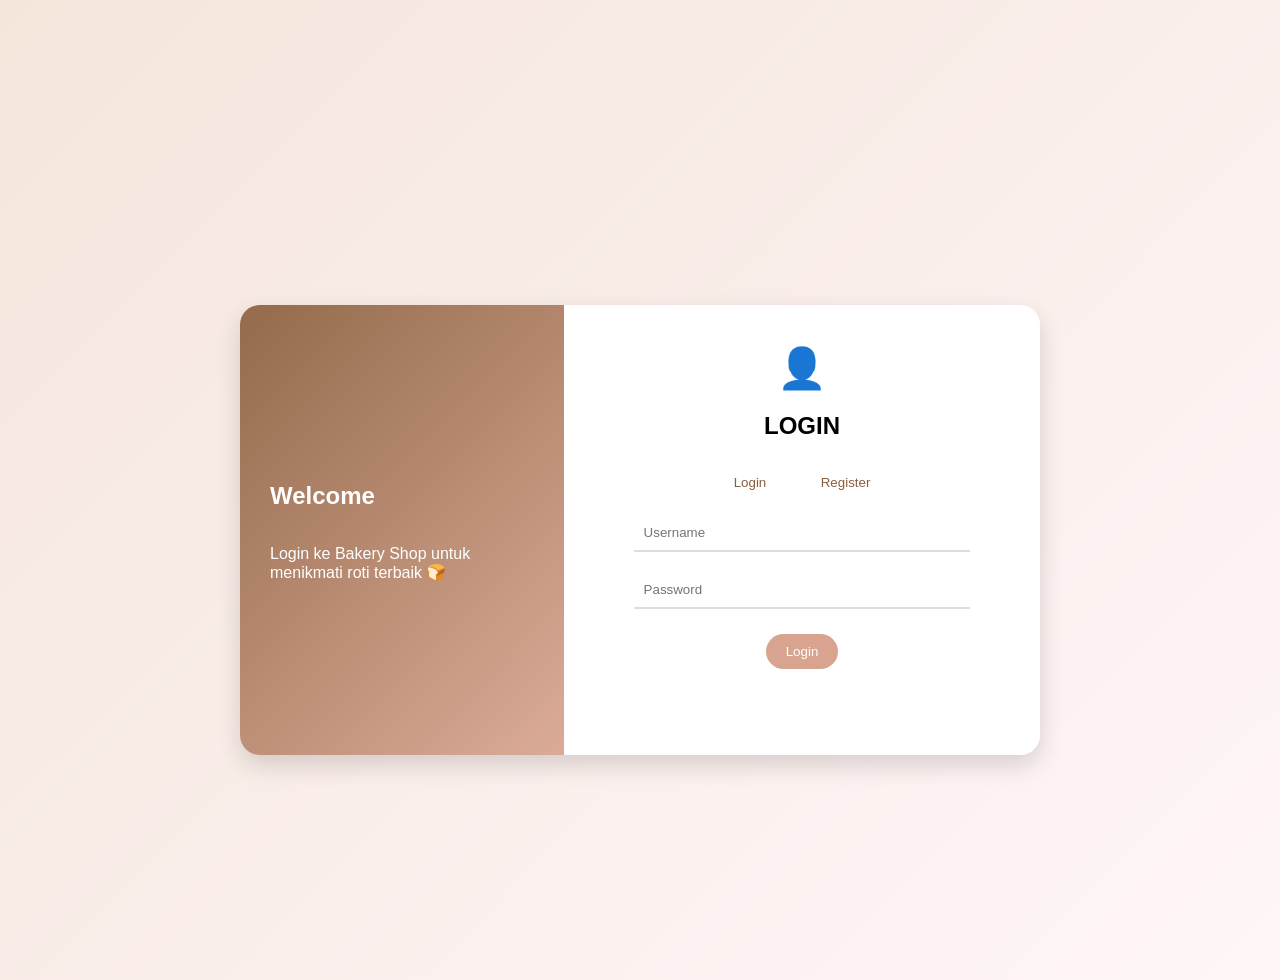
<file: index.html>
<!DOCTYPE html>
<html>
<head>
<title>Bakery Shop</title>
<link rel="stylesheet" href="style.css">
</head>
<body>

<script>
if (localStorage.getItem("login") !== "true") {
    window.location.href = "login.html";
}
</script>
    
<header class="header">
<h1>🍞 Bakery Shop</h1>
<nav>
<a href="index.html">Home</a>
<a href="product.html">Produk</a>
<a href="about.html">About Us</a>
</nav>
<button onclick="logout()" class="logout-btn">Logout</button>
</header>

<!-- HERO SECTION -->
<div class="hero">
    <div class="hero-content">
        <h2>Bakery Shop — Fresh & Handmade Everyday 🍞</h2>

        <p>
            Selamat datang di Bakery Shop, tempat di mana setiap roti dibuat dengan penuh cinta dan bahan berkualitas terbaik. 
            Kami menghadirkan berbagai pilihan roti kekinian dengan tekstur lembut, aroma harum, dan rasa yang memanjakan lidah. 
            Mulai dari roti manis, gurih, hingga varian premium dengan topping favorit seperti coklat lumer, keju, dan matcha. 
            Cocok untuk teman santai, hadiah spesial, atau sekadar menikmati momen manis dalam harimu.
        </p>

        <p>
            Nikmati sensasi roti fresh yang baru dipanggang setiap hari, dengan tampilan yang estetik dan rasa yang bikin ketagihan. 
            Yuk, temukan favoritmu sekarang dan rasakan pengalaman bakery yang berbeda!
        </p>

        <a href="product.html">
            <button>Belanja Sekarang 🛒</button>
        </a>
    </div>
</div>

<footer class="footer">
<p>📞 WA: 085721004602</p>
<p>📷 IG: @bakery_shop</p>
<p>© 2026 Bakery Shop</p>
</footer>

<script src="script.js"></script>
</body>
</html>
</file>
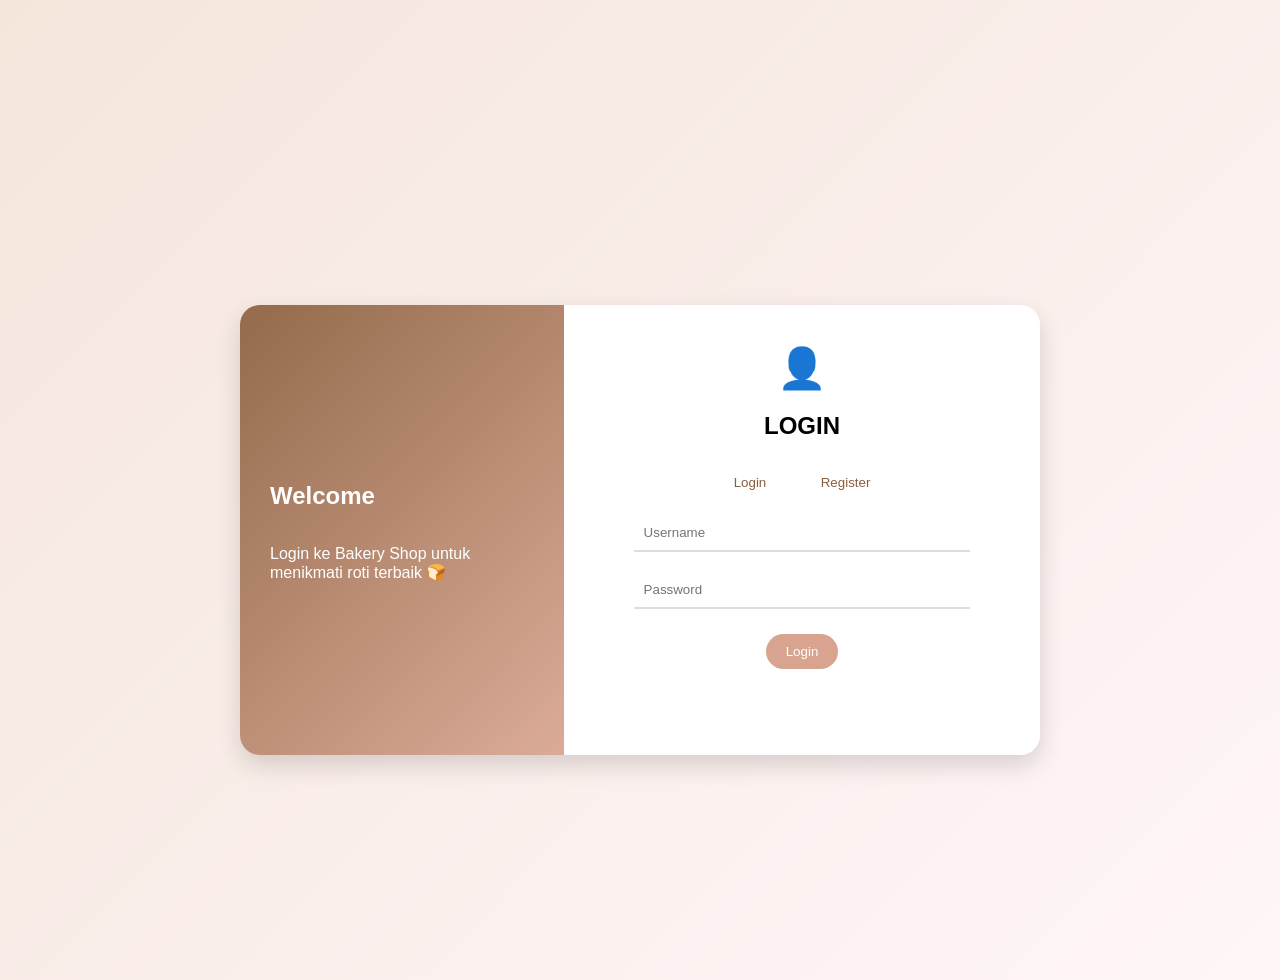
<file: about.html>
<!DOCTYPE html>
<html>
<head>
<title>About Us</title>
<link rel="stylesheet" href="style.css">
</head>
<body>

<script>
if (localStorage.getItem("login") !== "true") {
    window.location.href = "login.html";
}
</script>

<header class="header">
<h1>🍞 Bakery Shop</h1>
<nav>
<a href="index.html">Home</a>
<a href="product.html">Produk</a>
<a href="about.html">About Us</a>
</nav>
<button onclick="logout()" class="logout-btn">Logout</button>
</header>

<div class="about">
<h2>Tentang Kami</h2>
<p>Kami menyediakan roti fresh dan kekinian.</p>

<h3>Lokasi</h3>
<iframe src="https://www.google.com/maps?q=Universitas+Djuanda&output=embed" width="100%" height="300"></iframe>
</div>

<footer class="footer">
<p>📞 WA: 085721004602</p>
<p>📷 IG: @bakery_shop</p>
<p>📍 Indonesia</p>
<p>© 2026 Bakery Shop</p>
</footer>

<script src="script.js"></script>
</body>
</html>
</file>
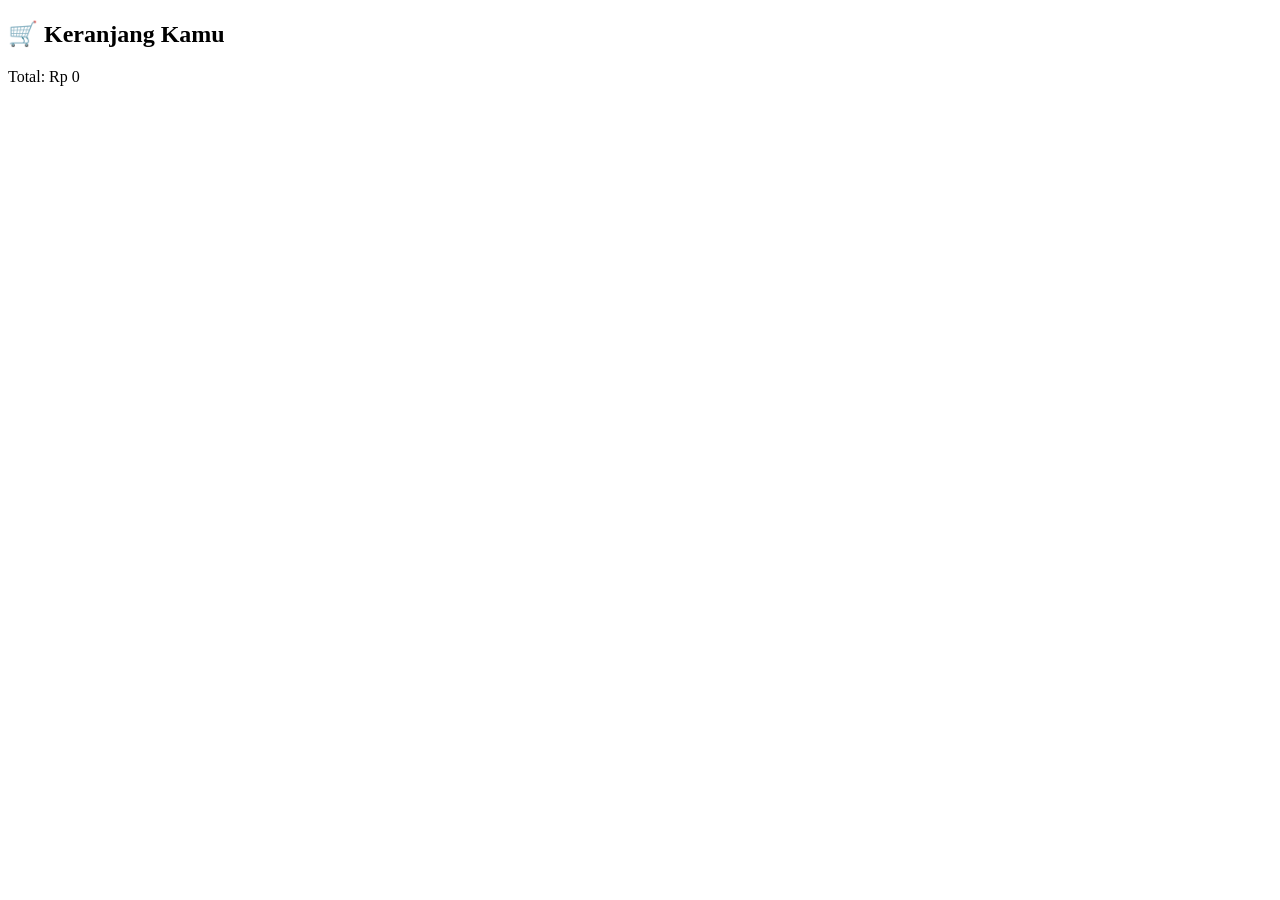
<file: keranjang.html>
<!DOCTYPE html>
<html>
<head>
    <title>Keranjang</title>
</head>
<body>

<h2>🛒 Keranjang Kamu</h2>

<ul id="cart-list"></ul>
<p id="total"></p>

<script src="script.js"></script>

<script>
renderCart(); // ⬅️ INI WAJIB ADA
</script>

</body>
</html>
</file>
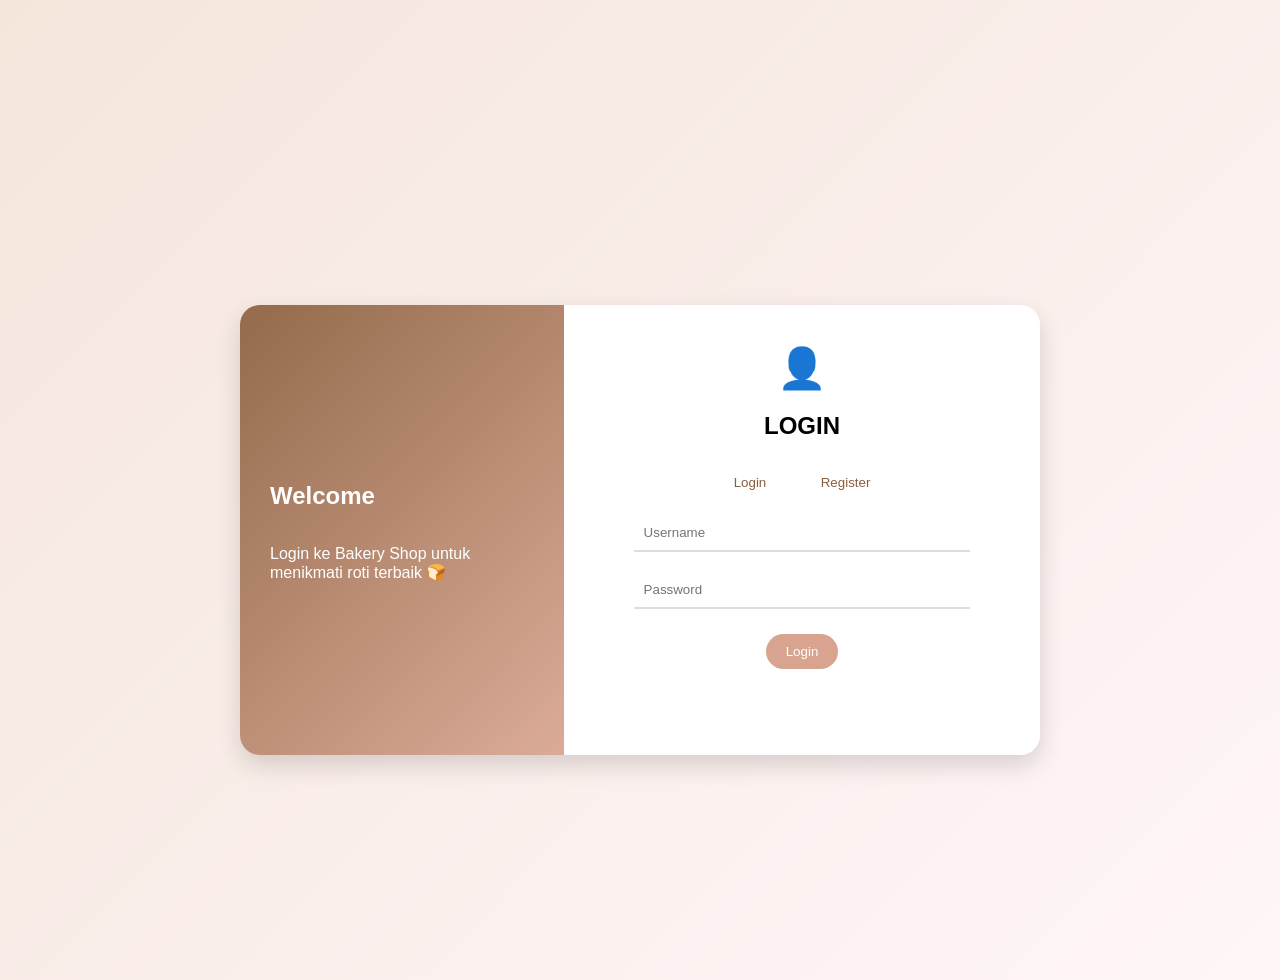
<file: login.html>
<!DOCTYPE html>
<html>
<head>
<title>Login - Bakery Shop</title>
<link rel="stylesheet" href="style.css">
</head>
<body class="login-page">

<div class="login-wrapper">

    <!-- LEFT DESIGN -->
    <div class="login-design">
        <h2>Welcome</h2>
        <p>Login ke Bakery Shop untuk menikmati roti terbaik 🍞</p>
    </div>

    <!-- RIGHT FORM -->
    <div class="login-form-box">

        <div class="icon">👤</div>
        <h2>LOGIN</h2>

        <div class="tabs">
            <button onclick="showLogin()">Login</button>
            <button onclick="showRegister()">Register</button>
        </div>

        <!-- LOGIN -->
        <div id="login-form">
            <input type="text" id="login-user" placeholder="Username">
            <input type="password" id="login-pass" placeholder="Password">
            <button onclick="login()">Login</button>
        </div>

        <!-- REGISTER -->
        <div id="register-form" style="display:none;">
            <input type="text" id="reg-user" placeholder="Username">
            <input type="password" id="reg-pass" placeholder="Password">
            <button onclick="register()">Daftar</button>
        </div>

        <p id="msg"></p>

    </div>

</div>

<script src="login.js"></script>
</body>
</html>
</file>
<file: style.css>
body {
    font-family: 'Poppins', sans-serif;
    background: linear-gradient(to right, #fff6f8, #ffe4ea);
    margin: 0;
    padding-top: 80px;
}

/* HEADER */
.header {
    position: fixed;
    top: 0;
    width: 100%;
    background: #8b5e3c;
    color: white;
    padding: 15px 20px;
    display: flex;
    justify-content: space-between;
    align-items: center;
    z-index: 1000;
}

.header h1 {
    margin: 0;
}

.header nav a {
    color: white;
    margin-left: 15px;
    text-decoration: none;
    transition: 0.3s;
}

.header nav a:hover {
    color: #ffd1dc;
}

/* LOGOUT */
.logout-btn {
    background: #d8a48f;
    border: none;
    padding: 8px 12px;
    color: white;
    border-radius: 8px;
    cursor: pointer;
    transition: 0.3s;
    margin-right: 30px;
}

.logout-btn:hover {
    background: #c0846a;
}

/* HERO */
.hero {
    height: 90vh;
    background: url('https://images.unsplash.com/photo-1608198093002-ad4e005484ec') center/cover no-repeat;
    display: flex;
    justify-content: center;
    align-items: center;
    position: relative;
}

.hero::before {
    content: "";
    position: absolute;
    width: 100%;
    height: 100%;
    background: rgba(0,0,0,0.4);
}

.hero-content {
    position: relative;
    color: white;
    text-align: center;
    max-width: 600px;
    animation: fadeUp 1s ease;
}

.hero-content h2 {
    font-size: 38px;
}

.hero-content p {
    font-size: 14px;
    line-height: 1.6;
}

.hero-content button {
    padding: 12px 20px;
    background: #d8a48f;
    border-radius: 10px;
    border: none;
    color: white;
    cursor: pointer;
}

.hero-content button:hover {
    background: #c0846a;
}

/* LAYOUT */
.container {
    display: flex;
}

/* PRODUK */
.products {
    width: 70%;
    display: flex;
    flex-wrap: wrap;
    gap: 20px;
    padding: 20px;
}

/* CARD (FIX TOTAL) */
.card {
    background: white;
    padding: 15px;
    width: 180px;
    border-radius: 15px;
    text-align: center;
    box-shadow: 0 6px 15px rgba(0,0,0,0.1);
    transition: 0.3s;
    animation: fadeUp 0.5s ease;

    display: flex;
    flex-direction: column;
    justify-content: space-between;
}

.card:hover {
    transform: translateY(-8px) scale(1.05);
}

/* GAMBAR (INI FIX UTAMA) */
.card img {
    width: 100%;
    height: 160px;        /* bikin semua sama tinggi */
    object-fit: cover;    /* biar ga gepeng */
    border-radius: 10px;
}

/* BUTTON */
button {
    background: #d8a48f;
    border: none;
    padding: 10px;
    color: white;
    border-radius: 8px;
    cursor: pointer;
    margin-top: 10px;
    transition: 0.3s;
}

button:hover {
    background: #c0846a;
}

/* CART */
.cart {
    width: 30%;
    background: #ffe4ea;
    padding: 20px;
    border-left: 2px solid #eee;
}

#cart-list {
    list-style: none;
    padding: 0;
}

#cart-list li {
    background: white;
    margin: 5px 0;
    padding: 8px;
    border-radius: 8px;
    animation: fadeUp 0.3s ease;
}

/* ABOUT */
.about {
    padding: 30px;
}

/* FOOTER */
.footer {
    background: #8b5e3c;
    color: white;
    text-align: center;
    padding: 15px;
}

/* ANIMASI */
@keyframes fadeUp {
    from {
        opacity: 0;
        transform: translateY(20px);
    }
    to {
        opacity: 1;
        transform: translateY(0);
    }
}

/* LOGIN PAGE */
.login-page {
    height: 100vh;
    display: flex;
    justify-content: center;
    align-items: center;
    background: linear-gradient(135deg, #f5e6dc, #fff6f8);
}

.login-wrapper {
    width: 800px;
    height: 450px;
    display: flex;
    border-radius: 20px;
    overflow: hidden;
    box-shadow: 0 10px 25px rgba(0,0,0,0.15);
}

.login-design {
    width: 40%;
    background: linear-gradient(135deg, #8b5e3c, #d8a48f);
    color: white;
    padding: 30px;
    display: flex;
    flex-direction: column;
    justify-content: center;
    position: relative;
}

.login-design::before {
    content: "";
    position: absolute;
    width: 200%;
    height: 200%;
    background: rgba(255,255,255,0.08);
    transform: rotate(45deg);
    top: -50%;
    left: -50%;
}

.login-form-box {
    width: 60%;
    background: #fff;
    padding: 40px;
    text-align: center;
    position: relative;
    z-index: 2;
}

.icon {
    font-size: 40px;
    margin-bottom: 10px;
}

.login-form-box input {
    width: 80%;
    padding: 10px;
    margin: 10px 0;
    border: none;
    border-bottom: 2px solid #ddd;
    background: transparent;
}

.login-form-box input:focus {
    border-bottom: 2px solid #8b5e3c;
}

.login-form-box button {
    margin-top: 15px;
    padding: 10px 20px;
    background: #d8a48f;
    border-radius: 20px;
}

.login-form-box button:hover {
    background: #8b5e3c;
}

.tabs button {
    background: none;
    border: none;
    margin: 5px;
    color: #8b5e3c;
    cursor: pointer;
}

#msg {
    margin-top: 10px;
    font-size: 12px;
}

.login-design {
    z-index: 1;
}

/* RESPONSIVE */
@media (max-width: 768px) {
    .container {
        flex-direction: column;
    }

    .products,
    .cart {
        width: 100%;
    }

    .login-wrapper {
        flex-direction: column;
        height: auto;
    }

    .login-design {
        width: 100%;
        height: 150px;
    }

    .login-form-box {
        width: 100%;
    }
}
</file>
